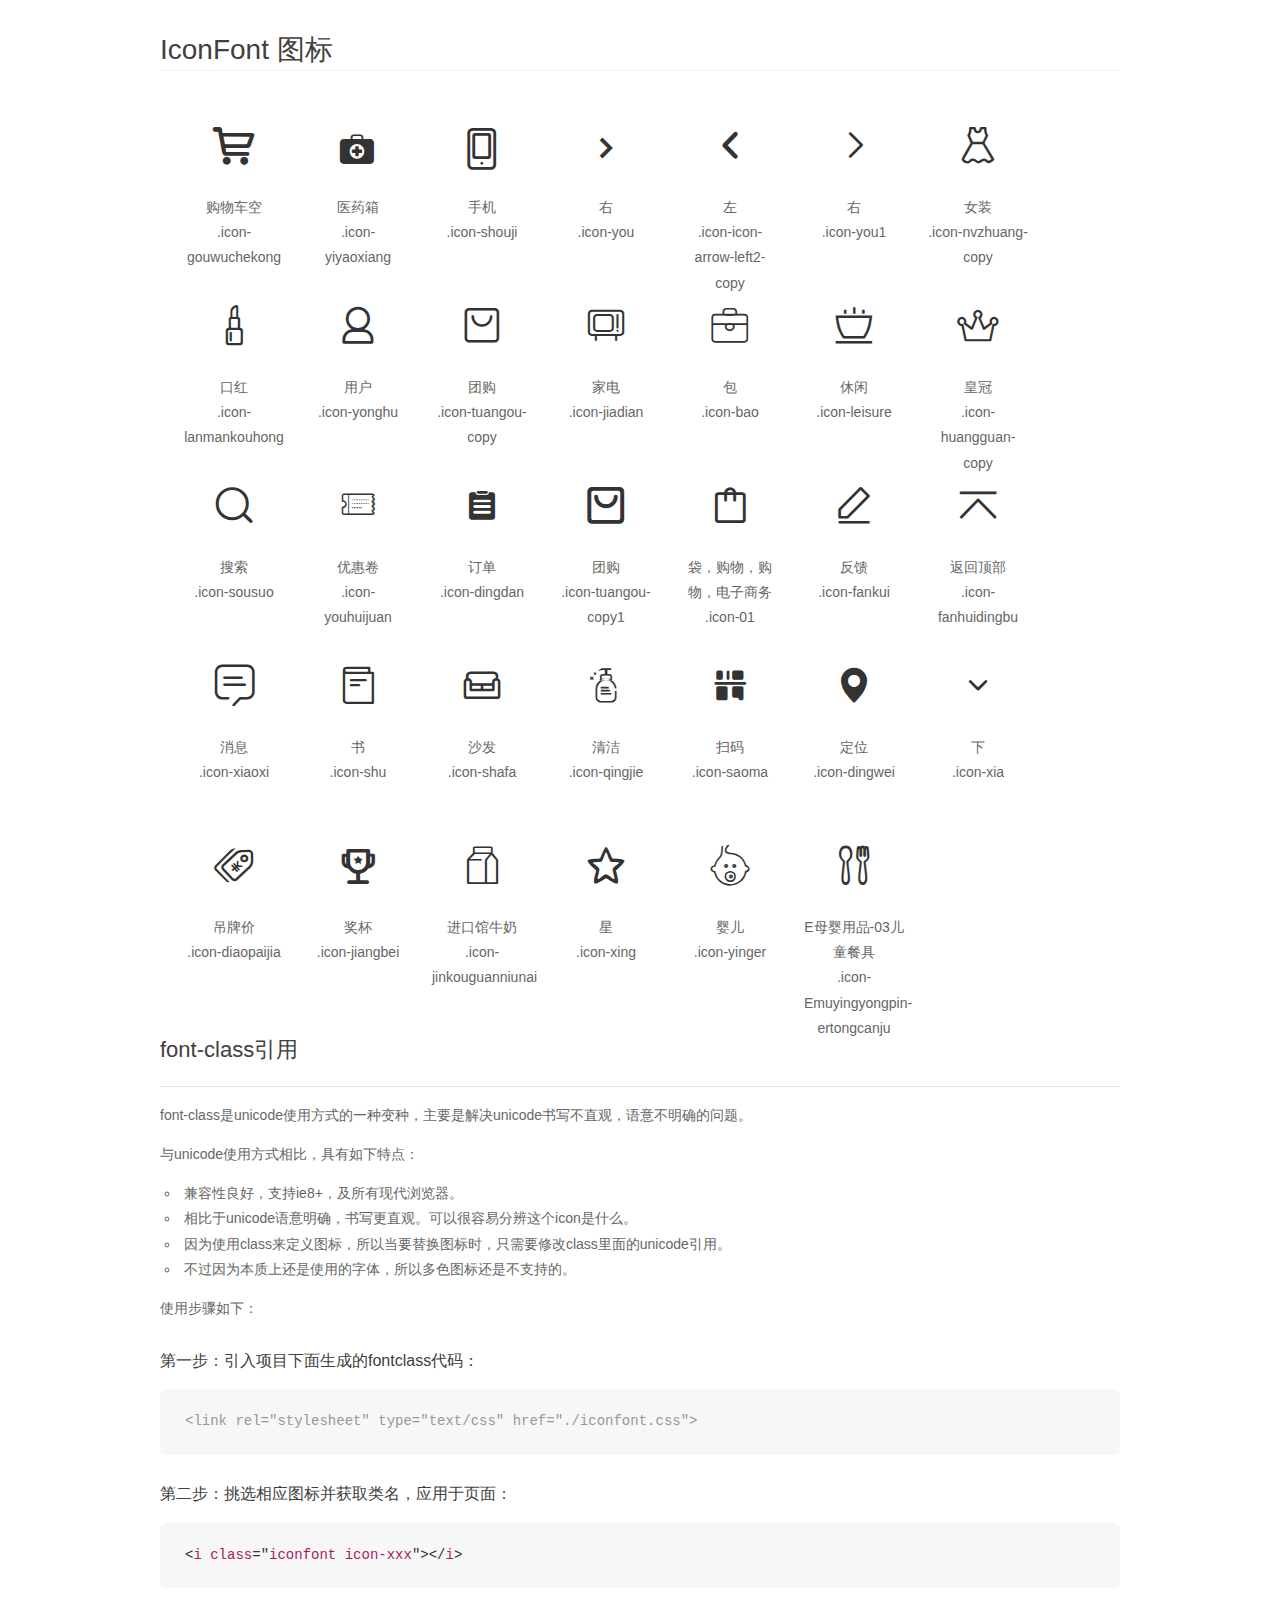
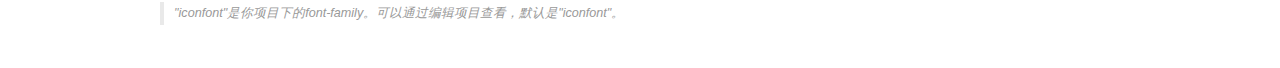
<file: iconfont/demo_fontclass.html>
<!DOCTYPE html>
<html>
<head>
    <meta charset="utf-8"/>
    <title>IconFont</title>
    <link rel="stylesheet" href="demo.css">
    <link rel="stylesheet" href="iconfont.css">
</head>
<body>
    <div class="main markdown">
        <h1>IconFont 图标</h1>
        <ul class="icon_lists clear">
            
                <li>
                <i class="icon iconfont icon-gouwuchekong"></i>
                    <div class="name">购物车空</div>
                    <div class="fontclass">.icon-gouwuchekong</div>
                </li>
            
                <li>
                <i class="icon iconfont icon-yiyaoxiang"></i>
                    <div class="name">医药箱</div>
                    <div class="fontclass">.icon-yiyaoxiang</div>
                </li>
            
                <li>
                <i class="icon iconfont icon-shouji"></i>
                    <div class="name">手机</div>
                    <div class="fontclass">.icon-shouji</div>
                </li>
            
                <li>
                <i class="icon iconfont icon-you"></i>
                    <div class="name">右</div>
                    <div class="fontclass">.icon-you</div>
                </li>
            
                <li>
                <i class="icon iconfont icon-icon-arrow-left2-copy"></i>
                    <div class="name">左</div>
                    <div class="fontclass">.icon-icon-arrow-left2-copy</div>
                </li>
            
                <li>
                <i class="icon iconfont icon-you1"></i>
                    <div class="name">右</div>
                    <div class="fontclass">.icon-you1</div>
                </li>
            
                <li>
                <i class="icon iconfont icon-nvzhuang-copy"></i>
                    <div class="name">女装</div>
                    <div class="fontclass">.icon-nvzhuang-copy</div>
                </li>
            
                <li>
                <i class="icon iconfont icon-lanmankouhong"></i>
                    <div class="name">口红</div>
                    <div class="fontclass">.icon-lanmankouhong</div>
                </li>
            
                <li>
                <i class="icon iconfont icon-yonghu"></i>
                    <div class="name">用户</div>
                    <div class="fontclass">.icon-yonghu</div>
                </li>
            
                <li>
                <i class="icon iconfont icon-tuangou-copy"></i>
                    <div class="name">团购</div>
                    <div class="fontclass">.icon-tuangou-copy</div>
                </li>
            
                <li>
                <i class="icon iconfont icon-jiadian"></i>
                    <div class="name">家电</div>
                    <div class="fontclass">.icon-jiadian</div>
                </li>
            
                <li>
                <i class="icon iconfont icon-bao"></i>
                    <div class="name">包</div>
                    <div class="fontclass">.icon-bao</div>
                </li>
            
                <li>
                <i class="icon iconfont icon-leisure"></i>
                    <div class="name">休闲</div>
                    <div class="fontclass">.icon-leisure</div>
                </li>
            
                <li>
                <i class="icon iconfont icon-huangguan-copy"></i>
                    <div class="name">皇冠</div>
                    <div class="fontclass">.icon-huangguan-copy</div>
                </li>
            
                <li>
                <i class="icon iconfont icon-sousuo"></i>
                    <div class="name">搜索</div>
                    <div class="fontclass">.icon-sousuo</div>
                </li>
            
                <li>
                <i class="icon iconfont icon-youhuijuan"></i>
                    <div class="name">优惠卷</div>
                    <div class="fontclass">.icon-youhuijuan</div>
                </li>
            
                <li>
                <i class="icon iconfont icon-dingdan"></i>
                    <div class="name">订单</div>
                    <div class="fontclass">.icon-dingdan</div>
                </li>
            
                <li>
                <i class="icon iconfont icon-tuangou-copy1"></i>
                    <div class="name">团购</div>
                    <div class="fontclass">.icon-tuangou-copy1</div>
                </li>
            
                <li>
                <i class="icon iconfont icon-01"></i>
                    <div class="name">袋，购物，购物，电子商务</div>
                    <div class="fontclass">.icon-01</div>
                </li>
            
                <li>
                <i class="icon iconfont icon-fankui"></i>
                    <div class="name">反馈</div>
                    <div class="fontclass">.icon-fankui</div>
                </li>
            
                <li>
                <i class="icon iconfont icon-fanhuidingbu"></i>
                    <div class="name">返回顶部</div>
                    <div class="fontclass">.icon-fanhuidingbu</div>
                </li>
            
                <li>
                <i class="icon iconfont icon-xiaoxi"></i>
                    <div class="name">消息</div>
                    <div class="fontclass">.icon-xiaoxi</div>
                </li>
            
                <li>
                <i class="icon iconfont icon-shu"></i>
                    <div class="name">书</div>
                    <div class="fontclass">.icon-shu</div>
                </li>
            
                <li>
                <i class="icon iconfont icon-shafa"></i>
                    <div class="name">沙发</div>
                    <div class="fontclass">.icon-shafa</div>
                </li>
            
                <li>
                <i class="icon iconfont icon-qingjie"></i>
                    <div class="name">清洁</div>
                    <div class="fontclass">.icon-qingjie</div>
                </li>
            
                <li>
                <i class="icon iconfont icon-saoma"></i>
                    <div class="name">扫码</div>
                    <div class="fontclass">.icon-saoma</div>
                </li>
            
                <li>
                <i class="icon iconfont icon-dingwei"></i>
                    <div class="name">定位</div>
                    <div class="fontclass">.icon-dingwei</div>
                </li>
            
                <li>
                <i class="icon iconfont icon-xia"></i>
                    <div class="name">下</div>
                    <div class="fontclass">.icon-xia</div>
                </li>
            
                <li>
                <i class="icon iconfont icon-diaopaijia"></i>
                    <div class="name">吊牌价</div>
                    <div class="fontclass">.icon-diaopaijia</div>
                </li>
            
                <li>
                <i class="icon iconfont icon-jiangbei"></i>
                    <div class="name">奖杯</div>
                    <div class="fontclass">.icon-jiangbei</div>
                </li>
            
                <li>
                <i class="icon iconfont icon-jinkouguanniunai"></i>
                    <div class="name">进口馆牛奶</div>
                    <div class="fontclass">.icon-jinkouguanniunai</div>
                </li>
            
                <li>
                <i class="icon iconfont icon-xing"></i>
                    <div class="name">星</div>
                    <div class="fontclass">.icon-xing</div>
                </li>
            
                <li>
                <i class="icon iconfont icon-yinger"></i>
                    <div class="name">婴儿</div>
                    <div class="fontclass">.icon-yinger</div>
                </li>
            
                <li>
                <i class="icon iconfont icon-Emuyingyongpin-ertongcanju"></i>
                    <div class="name">E母婴用品-03儿童餐具</div>
                    <div class="fontclass">.icon-Emuyingyongpin-ertongcanju</div>
                </li>
            
        </ul>

        <h2 id="font-class-">font-class引用</h2>
        <hr>

        <p>font-class是unicode使用方式的一种变种，主要是解决unicode书写不直观，语意不明确的问题。</p>
        <p>与unicode使用方式相比，具有如下特点：</p>
        <ul>
        <li>兼容性良好，支持ie8+，及所有现代浏览器。</li>
        <li>相比于unicode语意明确，书写更直观。可以很容易分辨这个icon是什么。</li>
        <li>因为使用class来定义图标，所以当要替换图标时，只需要修改class里面的unicode引用。</li>
        <li>不过因为本质上还是使用的字体，所以多色图标还是不支持的。</li>
        </ul>
        <p>使用步骤如下：</p>
        <h3 id="-fontclass-">第一步：引入项目下面生成的fontclass代码：</h3>


        <pre><code class="lang-js hljs javascript"><span class="hljs-comment">&lt;link rel="stylesheet" type="text/css" href="./iconfont.css"&gt;</span></code></pre>
        <h3 id="-">第二步：挑选相应图标并获取类名，应用于页面：</h3>
        <pre><code class="lang-css hljs">&lt;<span class="hljs-selector-tag">i</span> <span class="hljs-selector-tag">class</span>="<span class="hljs-selector-tag">iconfont</span> <span class="hljs-selector-tag">icon-xxx</span>"&gt;&lt;/<span class="hljs-selector-tag">i</span>&gt;</code></pre>
        <blockquote>
        <p>"iconfont"是你项目下的font-family。可以通过编辑项目查看，默认是"iconfont"。</p>
        </blockquote>
    </div>
</body>
</html>
</file>
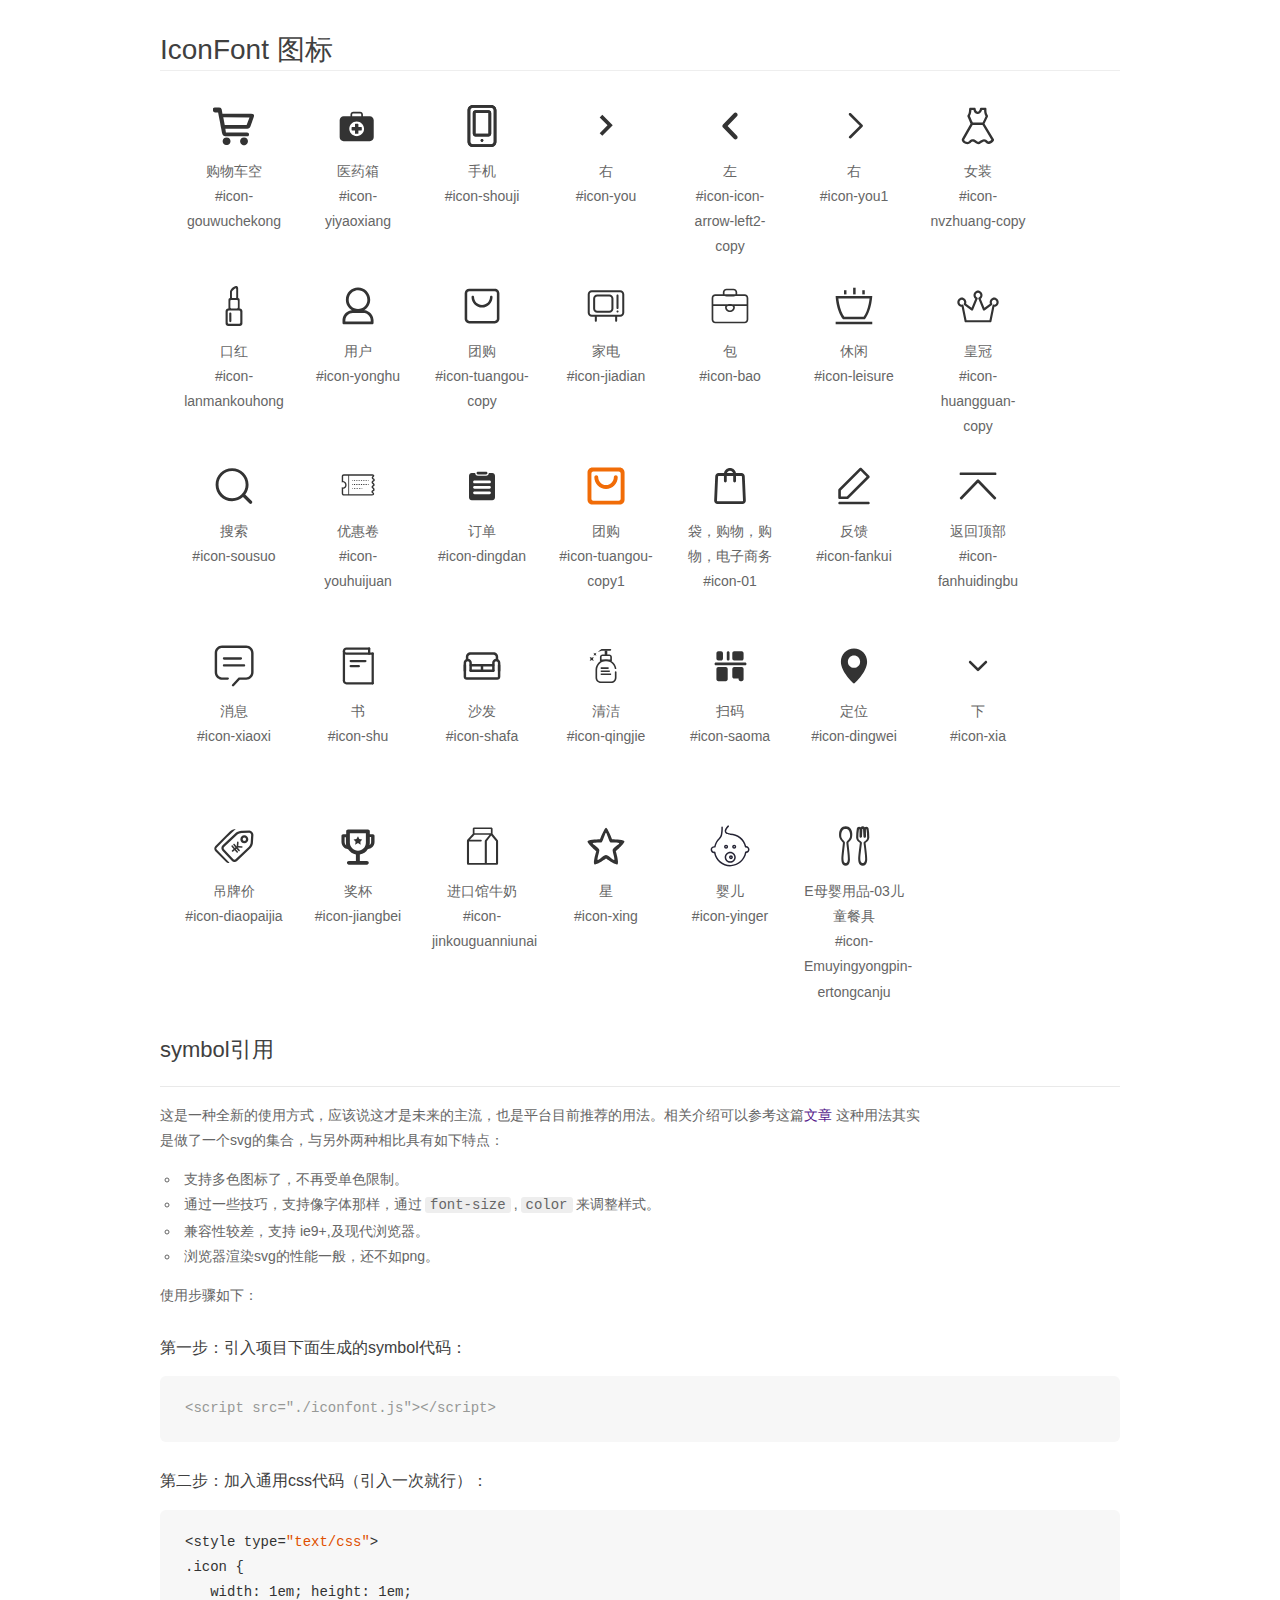
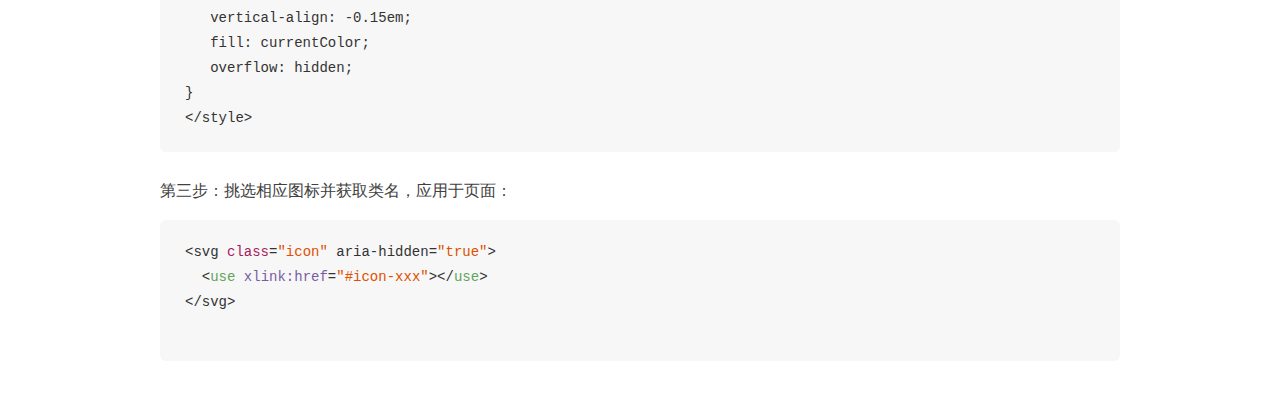
<file: iconfont/demo_symbol.html>
<!DOCTYPE html>
<html>
<head>
    <meta charset="utf-8"/>
    <title>IconFont</title>
    <link rel="stylesheet" href="demo.css">
    <script src="iconfont.js"></script>

    <style type="text/css">
        .icon {
          /* 通过设置 font-size 来改变图标大小 */
          width: 1em; height: 1em;
          /* 图标和文字相邻时，垂直对齐 */
          vertical-align: -0.15em;
          /* 通过设置 color 来改变 SVG 的颜色/fill */
          fill: currentColor;
          /* path 和 stroke 溢出 viewBox 部分在 IE 下会显示
             normalize.css 中也包含这行 */
          overflow: hidden;
        }

    </style>
</head>
<body>
    <div class="main markdown">
        <h1>IconFont 图标</h1>
        <ul class="icon_lists clear">
            
                <li>
                    <svg class="icon" aria-hidden="true">
                        <use xlink:href="#icon-gouwuchekong"></use>
                    </svg>
                    <div class="name">购物车空</div>
                    <div class="fontclass">#icon-gouwuchekong</div>
                </li>
            
                <li>
                    <svg class="icon" aria-hidden="true">
                        <use xlink:href="#icon-yiyaoxiang"></use>
                    </svg>
                    <div class="name">医药箱</div>
                    <div class="fontclass">#icon-yiyaoxiang</div>
                </li>
            
                <li>
                    <svg class="icon" aria-hidden="true">
                        <use xlink:href="#icon-shouji"></use>
                    </svg>
                    <div class="name">手机</div>
                    <div class="fontclass">#icon-shouji</div>
                </li>
            
                <li>
                    <svg class="icon" aria-hidden="true">
                        <use xlink:href="#icon-you"></use>
                    </svg>
                    <div class="name">右</div>
                    <div class="fontclass">#icon-you</div>
                </li>
            
                <li>
                    <svg class="icon" aria-hidden="true">
                        <use xlink:href="#icon-icon-arrow-left2-copy"></use>
                    </svg>
                    <div class="name">左</div>
                    <div class="fontclass">#icon-icon-arrow-left2-copy</div>
                </li>
            
                <li>
                    <svg class="icon" aria-hidden="true">
                        <use xlink:href="#icon-you1"></use>
                    </svg>
                    <div class="name">右</div>
                    <div class="fontclass">#icon-you1</div>
                </li>
            
                <li>
                    <svg class="icon" aria-hidden="true">
                        <use xlink:href="#icon-nvzhuang-copy"></use>
                    </svg>
                    <div class="name">女装</div>
                    <div class="fontclass">#icon-nvzhuang-copy</div>
                </li>
            
                <li>
                    <svg class="icon" aria-hidden="true">
                        <use xlink:href="#icon-lanmankouhong"></use>
                    </svg>
                    <div class="name">口红</div>
                    <div class="fontclass">#icon-lanmankouhong</div>
                </li>
            
                <li>
                    <svg class="icon" aria-hidden="true">
                        <use xlink:href="#icon-yonghu"></use>
                    </svg>
                    <div class="name">用户</div>
                    <div class="fontclass">#icon-yonghu</div>
                </li>
            
                <li>
                    <svg class="icon" aria-hidden="true">
                        <use xlink:href="#icon-tuangou-copy"></use>
                    </svg>
                    <div class="name">团购</div>
                    <div class="fontclass">#icon-tuangou-copy</div>
                </li>
            
                <li>
                    <svg class="icon" aria-hidden="true">
                        <use xlink:href="#icon-jiadian"></use>
                    </svg>
                    <div class="name">家电</div>
                    <div class="fontclass">#icon-jiadian</div>
                </li>
            
                <li>
                    <svg class="icon" aria-hidden="true">
                        <use xlink:href="#icon-bao"></use>
                    </svg>
                    <div class="name">包</div>
                    <div class="fontclass">#icon-bao</div>
                </li>
            
                <li>
                    <svg class="icon" aria-hidden="true">
                        <use xlink:href="#icon-leisure"></use>
                    </svg>
                    <div class="name">休闲</div>
                    <div class="fontclass">#icon-leisure</div>
                </li>
            
                <li>
                    <svg class="icon" aria-hidden="true">
                        <use xlink:href="#icon-huangguan-copy"></use>
                    </svg>
                    <div class="name">皇冠</div>
                    <div class="fontclass">#icon-huangguan-copy</div>
                </li>
            
                <li>
                    <svg class="icon" aria-hidden="true">
                        <use xlink:href="#icon-sousuo"></use>
                    </svg>
                    <div class="name">搜索</div>
                    <div class="fontclass">#icon-sousuo</div>
                </li>
            
                <li>
                    <svg class="icon" aria-hidden="true">
                        <use xlink:href="#icon-youhuijuan"></use>
                    </svg>
                    <div class="name">优惠卷</div>
                    <div class="fontclass">#icon-youhuijuan</div>
                </li>
            
                <li>
                    <svg class="icon" aria-hidden="true">
                        <use xlink:href="#icon-dingdan"></use>
                    </svg>
                    <div class="name">订单</div>
                    <div class="fontclass">#icon-dingdan</div>
                </li>
            
                <li>
                    <svg class="icon" aria-hidden="true">
                        <use xlink:href="#icon-tuangou-copy1"></use>
                    </svg>
                    <div class="name">团购</div>
                    <div class="fontclass">#icon-tuangou-copy1</div>
                </li>
            
                <li>
                    <svg class="icon" aria-hidden="true">
                        <use xlink:href="#icon-01"></use>
                    </svg>
                    <div class="name">袋，购物，购物，电子商务</div>
                    <div class="fontclass">#icon-01</div>
                </li>
            
                <li>
                    <svg class="icon" aria-hidden="true">
                        <use xlink:href="#icon-fankui"></use>
                    </svg>
                    <div class="name">反馈</div>
                    <div class="fontclass">#icon-fankui</div>
                </li>
            
                <li>
                    <svg class="icon" aria-hidden="true">
                        <use xlink:href="#icon-fanhuidingbu"></use>
                    </svg>
                    <div class="name">返回顶部</div>
                    <div class="fontclass">#icon-fanhuidingbu</div>
                </li>
            
                <li>
                    <svg class="icon" aria-hidden="true">
                        <use xlink:href="#icon-xiaoxi"></use>
                    </svg>
                    <div class="name">消息</div>
                    <div class="fontclass">#icon-xiaoxi</div>
                </li>
            
                <li>
                    <svg class="icon" aria-hidden="true">
                        <use xlink:href="#icon-shu"></use>
                    </svg>
                    <div class="name">书</div>
                    <div class="fontclass">#icon-shu</div>
                </li>
            
                <li>
                    <svg class="icon" aria-hidden="true">
                        <use xlink:href="#icon-shafa"></use>
                    </svg>
                    <div class="name">沙发</div>
                    <div class="fontclass">#icon-shafa</div>
                </li>
            
                <li>
                    <svg class="icon" aria-hidden="true">
                        <use xlink:href="#icon-qingjie"></use>
                    </svg>
                    <div class="name">清洁</div>
                    <div class="fontclass">#icon-qingjie</div>
                </li>
            
                <li>
                    <svg class="icon" aria-hidden="true">
                        <use xlink:href="#icon-saoma"></use>
                    </svg>
                    <div class="name">扫码</div>
                    <div class="fontclass">#icon-saoma</div>
                </li>
            
                <li>
                    <svg class="icon" aria-hidden="true">
                        <use xlink:href="#icon-dingwei"></use>
                    </svg>
                    <div class="name">定位</div>
                    <div class="fontclass">#icon-dingwei</div>
                </li>
            
                <li>
                    <svg class="icon" aria-hidden="true">
                        <use xlink:href="#icon-xia"></use>
                    </svg>
                    <div class="name">下</div>
                    <div class="fontclass">#icon-xia</div>
                </li>
            
                <li>
                    <svg class="icon" aria-hidden="true">
                        <use xlink:href="#icon-diaopaijia"></use>
                    </svg>
                    <div class="name">吊牌价</div>
                    <div class="fontclass">#icon-diaopaijia</div>
                </li>
            
                <li>
                    <svg class="icon" aria-hidden="true">
                        <use xlink:href="#icon-jiangbei"></use>
                    </svg>
                    <div class="name">奖杯</div>
                    <div class="fontclass">#icon-jiangbei</div>
                </li>
            
                <li>
                    <svg class="icon" aria-hidden="true">
                        <use xlink:href="#icon-jinkouguanniunai"></use>
                    </svg>
                    <div class="name">进口馆牛奶</div>
                    <div class="fontclass">#icon-jinkouguanniunai</div>
                </li>
            
                <li>
                    <svg class="icon" aria-hidden="true">
                        <use xlink:href="#icon-xing"></use>
                    </svg>
                    <div class="name">星</div>
                    <div class="fontclass">#icon-xing</div>
                </li>
            
                <li>
                    <svg class="icon" aria-hidden="true">
                        <use xlink:href="#icon-yinger"></use>
                    </svg>
                    <div class="name">婴儿</div>
                    <div class="fontclass">#icon-yinger</div>
                </li>
            
                <li>
                    <svg class="icon" aria-hidden="true">
                        <use xlink:href="#icon-Emuyingyongpin-ertongcanju"></use>
                    </svg>
                    <div class="name">E母婴用品-03儿童餐具</div>
                    <div class="fontclass">#icon-Emuyingyongpin-ertongcanju</div>
                </li>
            
        </ul>


        <h2 id="symbol-">symbol引用</h2>
        <hr>

        <p>这是一种全新的使用方式，应该说这才是未来的主流，也是平台目前推荐的用法。相关介绍可以参考这篇<a href="">文章</a>
        这种用法其实是做了一个svg的集合，与另外两种相比具有如下特点：</p>
        <ul>
          <li>支持多色图标了，不再受单色限制。</li>
          <li>通过一些技巧，支持像字体那样，通过<code>font-size</code>,<code>color</code>来调整样式。</li>
          <li>兼容性较差，支持 ie9+,及现代浏览器。</li>
          <li>浏览器渲染svg的性能一般，还不如png。</li>
        </ul>
        <p>使用步骤如下：</p>
        <h3 id="-symbol-">第一步：引入项目下面生成的symbol代码：</h3>
        <pre><code class="lang-js hljs javascript"><span class="hljs-comment">&lt;script src="./iconfont.js"&gt;&lt;/script&gt;</span></code></pre>
        <h3 id="-css-">第二步：加入通用css代码（引入一次就行）：</h3>
        <pre><code class="lang-js hljs javascript">&lt;style type=<span class="hljs-string">"text/css"</span>&gt;
.icon {
   width: <span class="hljs-number">1</span>em; height: <span class="hljs-number">1</span>em;
   vertical-align: <span class="hljs-number">-0.15</span>em;
   fill: currentColor;
   overflow: hidden;
}
&lt;<span class="hljs-regexp">/style&gt;</span></code></pre>
        <h3 id="-">第三步：挑选相应图标并获取类名，应用于页面：</h3>
        <pre><code class="lang-js hljs javascript">&lt;svg <span class="hljs-class"><span class="hljs-keyword">class</span></span>=<span class="hljs-string">"icon"</span> aria-hidden=<span class="hljs-string">"true"</span>&gt;<span class="xml"><span class="hljs-tag">
  &lt;<span class="hljs-name">use</span> <span class="hljs-attr">xlink:href</span>=<span class="hljs-string">"#icon-xxx"</span>&gt;</span><span class="hljs-tag">&lt;/<span class="hljs-name">use</span>&gt;</span>
</span>&lt;<span class="hljs-regexp">/svg&gt;
        </span></code></pre>
    </div>
</body>
</html>
</file>
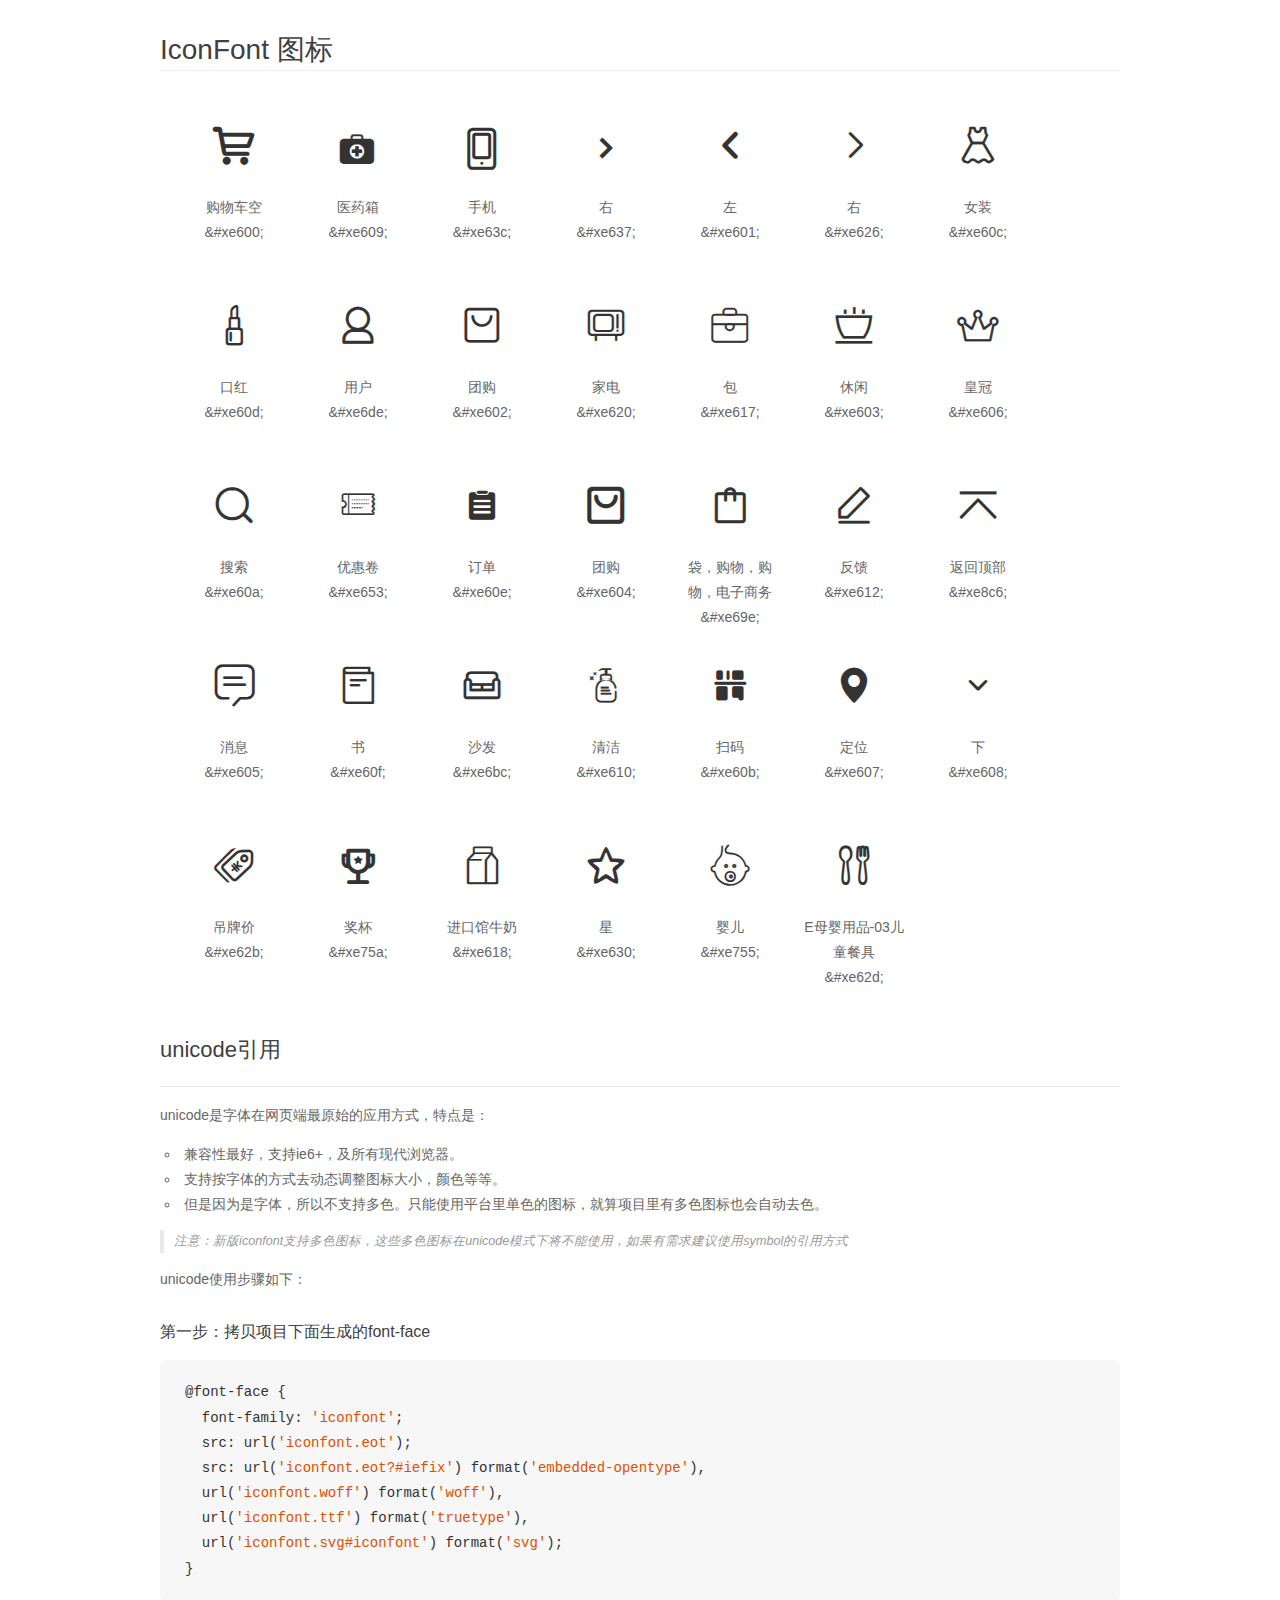
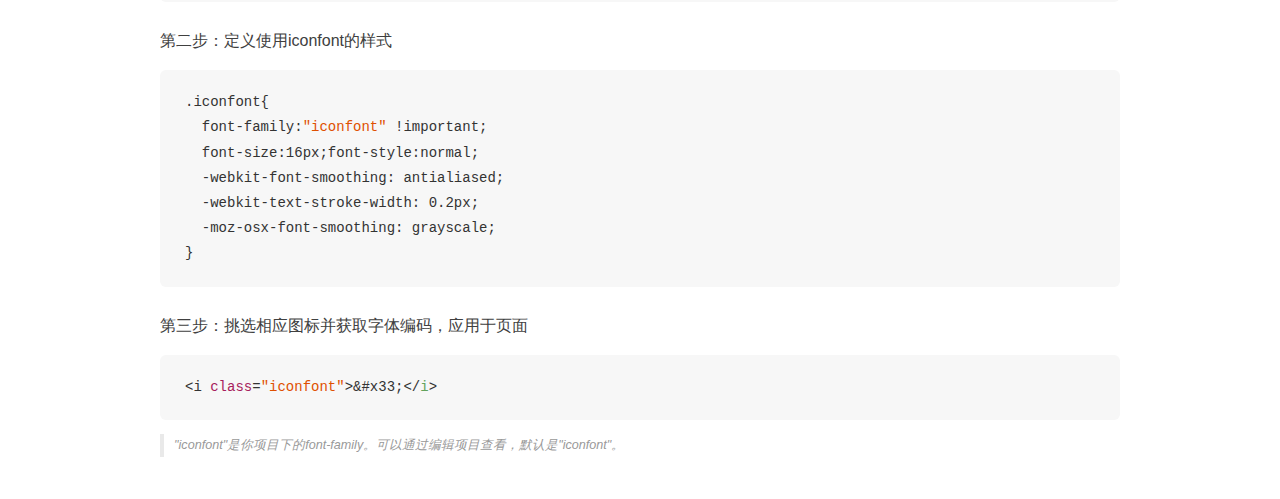
<file: iconfont/demo_unicode.html>
<!DOCTYPE html>
<html>
<head>
    <meta charset="utf-8"/>
    <title>IconFont</title>
    <link rel="stylesheet" href="demo.css">

    <style type="text/css">

        @font-face {font-family: "iconfont";
          src: url('iconfont.eot'); /* IE9*/
          src: url('iconfont.eot#iefix') format('embedded-opentype'), /* IE6-IE8 */
          url('iconfont.woff') format('woff'), /* chrome, firefox */
          url('iconfont.ttf') format('truetype'), /* chrome, firefox, opera, Safari, Android, iOS 4.2+*/
          url('iconfont.svg#iconfont') format('svg'); /* iOS 4.1- */
        }

        .iconfont {
          font-family:"iconfont" !important;
          font-size:16px;
          font-style:normal;
          -webkit-font-smoothing: antialiased;
          -webkit-text-stroke-width: 0.2px;
          -moz-osx-font-smoothing: grayscale;
        }

    </style>
</head>
<body>
    <div class="main markdown">
        <h1>IconFont 图标</h1>
        <ul class="icon_lists clear">
            
                <li>
                <i class="icon iconfont">&#xe600;</i>
                    <div class="name">购物车空</div>
                    <div class="code">&amp;#xe600;</div>
                </li>
            
                <li>
                <i class="icon iconfont">&#xe609;</i>
                    <div class="name">医药箱</div>
                    <div class="code">&amp;#xe609;</div>
                </li>
            
                <li>
                <i class="icon iconfont">&#xe63c;</i>
                    <div class="name">手机</div>
                    <div class="code">&amp;#xe63c;</div>
                </li>
            
                <li>
                <i class="icon iconfont">&#xe637;</i>
                    <div class="name">右</div>
                    <div class="code">&amp;#xe637;</div>
                </li>
            
                <li>
                <i class="icon iconfont">&#xe601;</i>
                    <div class="name">左</div>
                    <div class="code">&amp;#xe601;</div>
                </li>
            
                <li>
                <i class="icon iconfont">&#xe626;</i>
                    <div class="name">右</div>
                    <div class="code">&amp;#xe626;</div>
                </li>
            
                <li>
                <i class="icon iconfont">&#xe60c;</i>
                    <div class="name">女装</div>
                    <div class="code">&amp;#xe60c;</div>
                </li>
            
                <li>
                <i class="icon iconfont">&#xe60d;</i>
                    <div class="name">口红</div>
                    <div class="code">&amp;#xe60d;</div>
                </li>
            
                <li>
                <i class="icon iconfont">&#xe6de;</i>
                    <div class="name">用户</div>
                    <div class="code">&amp;#xe6de;</div>
                </li>
            
                <li>
                <i class="icon iconfont">&#xe602;</i>
                    <div class="name">团购</div>
                    <div class="code">&amp;#xe602;</div>
                </li>
            
                <li>
                <i class="icon iconfont">&#xe620;</i>
                    <div class="name">家电</div>
                    <div class="code">&amp;#xe620;</div>
                </li>
            
                <li>
                <i class="icon iconfont">&#xe617;</i>
                    <div class="name">包</div>
                    <div class="code">&amp;#xe617;</div>
                </li>
            
                <li>
                <i class="icon iconfont">&#xe603;</i>
                    <div class="name">休闲</div>
                    <div class="code">&amp;#xe603;</div>
                </li>
            
                <li>
                <i class="icon iconfont">&#xe606;</i>
                    <div class="name">皇冠</div>
                    <div class="code">&amp;#xe606;</div>
                </li>
            
                <li>
                <i class="icon iconfont">&#xe60a;</i>
                    <div class="name">搜索</div>
                    <div class="code">&amp;#xe60a;</div>
                </li>
            
                <li>
                <i class="icon iconfont">&#xe653;</i>
                    <div class="name">优惠卷</div>
                    <div class="code">&amp;#xe653;</div>
                </li>
            
                <li>
                <i class="icon iconfont">&#xe60e;</i>
                    <div class="name">订单</div>
                    <div class="code">&amp;#xe60e;</div>
                </li>
            
                <li>
                <i class="icon iconfont">&#xe604;</i>
                    <div class="name">团购</div>
                    <div class="code">&amp;#xe604;</div>
                </li>
            
                <li>
                <i class="icon iconfont">&#xe69e;</i>
                    <div class="name">袋，购物，购物，电子商务</div>
                    <div class="code">&amp;#xe69e;</div>
                </li>
            
                <li>
                <i class="icon iconfont">&#xe612;</i>
                    <div class="name">反馈</div>
                    <div class="code">&amp;#xe612;</div>
                </li>
            
                <li>
                <i class="icon iconfont">&#xe8c6;</i>
                    <div class="name">返回顶部</div>
                    <div class="code">&amp;#xe8c6;</div>
                </li>
            
                <li>
                <i class="icon iconfont">&#xe605;</i>
                    <div class="name">消息</div>
                    <div class="code">&amp;#xe605;</div>
                </li>
            
                <li>
                <i class="icon iconfont">&#xe60f;</i>
                    <div class="name">书</div>
                    <div class="code">&amp;#xe60f;</div>
                </li>
            
                <li>
                <i class="icon iconfont">&#xe6bc;</i>
                    <div class="name">沙发</div>
                    <div class="code">&amp;#xe6bc;</div>
                </li>
            
                <li>
                <i class="icon iconfont">&#xe610;</i>
                    <div class="name">清洁</div>
                    <div class="code">&amp;#xe610;</div>
                </li>
            
                <li>
                <i class="icon iconfont">&#xe60b;</i>
                    <div class="name">扫码</div>
                    <div class="code">&amp;#xe60b;</div>
                </li>
            
                <li>
                <i class="icon iconfont">&#xe607;</i>
                    <div class="name">定位</div>
                    <div class="code">&amp;#xe607;</div>
                </li>
            
                <li>
                <i class="icon iconfont">&#xe608;</i>
                    <div class="name">下</div>
                    <div class="code">&amp;#xe608;</div>
                </li>
            
                <li>
                <i class="icon iconfont">&#xe62b;</i>
                    <div class="name">吊牌价</div>
                    <div class="code">&amp;#xe62b;</div>
                </li>
            
                <li>
                <i class="icon iconfont">&#xe75a;</i>
                    <div class="name">奖杯</div>
                    <div class="code">&amp;#xe75a;</div>
                </li>
            
                <li>
                <i class="icon iconfont">&#xe618;</i>
                    <div class="name">进口馆牛奶</div>
                    <div class="code">&amp;#xe618;</div>
                </li>
            
                <li>
                <i class="icon iconfont">&#xe630;</i>
                    <div class="name">星</div>
                    <div class="code">&amp;#xe630;</div>
                </li>
            
                <li>
                <i class="icon iconfont">&#xe755;</i>
                    <div class="name">婴儿</div>
                    <div class="code">&amp;#xe755;</div>
                </li>
            
                <li>
                <i class="icon iconfont">&#xe62d;</i>
                    <div class="name">E母婴用品-03儿童餐具</div>
                    <div class="code">&amp;#xe62d;</div>
                </li>
            
        </ul>
        <h2 id="unicode-">unicode引用</h2>
        <hr>

        <p>unicode是字体在网页端最原始的应用方式，特点是：</p>
        <ul>
        <li>兼容性最好，支持ie6+，及所有现代浏览器。</li>
        <li>支持按字体的方式去动态调整图标大小，颜色等等。</li>
        <li>但是因为是字体，所以不支持多色。只能使用平台里单色的图标，就算项目里有多色图标也会自动去色。</li>
        </ul>
        <blockquote>
        <p>注意：新版iconfont支持多色图标，这些多色图标在unicode模式下将不能使用，如果有需求建议使用symbol的引用方式</p>
        </blockquote>
        <p>unicode使用步骤如下：</p>
        <h3 id="-font-face">第一步：拷贝项目下面生成的font-face</h3>
        <pre><code class="lang-js hljs javascript">@font-face {
  font-family: <span class="hljs-string">'iconfont'</span>;
  src: url(<span class="hljs-string">'iconfont.eot'</span>);
  src: url(<span class="hljs-string">'iconfont.eot?#iefix'</span>) format(<span class="hljs-string">'embedded-opentype'</span>),
  url(<span class="hljs-string">'iconfont.woff'</span>) format(<span class="hljs-string">'woff'</span>),
  url(<span class="hljs-string">'iconfont.ttf'</span>) format(<span class="hljs-string">'truetype'</span>),
  url(<span class="hljs-string">'iconfont.svg#iconfont'</span>) format(<span class="hljs-string">'svg'</span>);
}
</code></pre>
        <h3 id="-iconfont-">第二步：定义使用iconfont的样式</h3>
        <pre><code class="lang-js hljs javascript">.iconfont{
  font-family:<span class="hljs-string">"iconfont"</span> !important;
  font-size:<span class="hljs-number">16</span>px;font-style:normal;
  -webkit-font-smoothing: antialiased;
  -webkit-text-stroke-width: <span class="hljs-number">0.2</span>px;
  -moz-osx-font-smoothing: grayscale;
}
</code></pre>
        <h3 id="-">第三步：挑选相应图标并获取字体编码，应用于页面</h3>
        <pre><code class="lang-js hljs javascript">&lt;i <span class="hljs-class"><span class="hljs-keyword">class</span></span>=<span class="hljs-string">"iconfont"</span>&gt;&amp;#x33;<span class="xml"><span class="hljs-tag">&lt;/<span class="hljs-name">i</span>&gt;</span></span></code></pre>

        <blockquote>
        <p>"iconfont"是你项目下的font-family。可以通过编辑项目查看，默认是"iconfont"。</p>
        </blockquote>
    </div>


</body>
</html>
</file>
<file: iconfont/iconfont.css>
@font-face {font-family: "iconfont";
  src: url('iconfont.eot?t=1507702412577'); /* IE9*/
  src: url('iconfont.eot?t=1507702412577#iefix') format('embedded-opentype'), /* IE6-IE8 */
  url('[data-uri]') format('woff'),
  url('iconfont.ttf?t=1507702412577') format('truetype'), /* chrome, firefox, opera, Safari, Android, iOS 4.2+*/
  url('iconfont.svg?t=1507702412577#iconfont') format('svg'); /* iOS 4.1- */
}

.iconfont {
  font-family:"iconfont" !important;
  font-size:16px;
  font-style:normal;
  -webkit-font-smoothing: antialiased;
  -moz-osx-font-smoothing: grayscale;
}

.icon-gouwuchekong:before { content: "\e600"; }

.icon-yiyaoxiang:before { content: "\e609"; }

.icon-shouji:before { content: "\e63c"; }

.icon-you:before { content: "\e637"; }

.icon-icon-arrow-left2-copy:before { content: "\e601"; }

.icon-you1:before { content: "\e626"; }

.icon-nvzhuang-copy:before { content: "\e60c"; }

.icon-lanmankouhong:before { content: "\e60d"; }

.icon-yonghu:before { content: "\e6de"; }

.icon-tuangou-copy:before { content: "\e602"; }

.icon-jiadian:before { content: "\e620"; }

.icon-bao:before { content: "\e617"; }

.icon-leisure:before { content: "\e603"; }

.icon-huangguan-copy:before { content: "\e606"; }

.icon-sousuo:before { content: "\e60a"; }

.icon-youhuijuan:before { content: "\e653"; }

.icon-dingdan:before { content: "\e60e"; }

.icon-tuangou-copy1:before { content: "\e604"; }

.icon-01:before { content: "\e69e"; }

.icon-fankui:before { content: "\e612"; }

.icon-fanhuidingbu:before { content: "\e8c6"; }

.icon-xiaoxi:before { content: "\e605"; }

.icon-shu:before { content: "\e60f"; }

.icon-shafa:before { content: "\e6bc"; }

.icon-qingjie:before { content: "\e610"; }

.icon-saoma:before { content: "\e60b"; }

.icon-dingwei:before { content: "\e607"; }

.icon-xia:before { content: "\e608"; }

.icon-diaopaijia:before { content: "\e62b"; }

.icon-jiangbei:before { content: "\e75a"; }

.icon-jinkouguanniunai:before { content: "\e618"; }

.icon-xing:before { content: "\e630"; }

.icon-yinger:before { content: "\e755"; }

.icon-Emuyingyongpin-ertongcanju:before { content: "\e62d"; }
</file>
<file: iconfont/demo.css>
*{margin: 0;padding: 0;list-style: none;}
/*
KISSY CSS Reset
理念：1. reset 的目的不是清除浏览器的默认样式，这仅是部分工作。清除和重置是紧密不可分的。
2. reset 的目的不是让默认样式在所有浏览器下一致，而是减少默认样式有可能带来的问题。
3. reset 期望提供一套普适通用的基础样式。但没有银弹，推荐根据具体需求，裁剪和修改后再使用。
特色：1. 适应中文；2. 基于最新主流浏览器。
维护：玉伯<lifesinger@gmail.com>, 正淳<ragecarrier@gmail.com>
 */

/** 清除内外边距 **/
body, h1, h2, h3, h4, h5, h6, hr, p, blockquote, /* structural elements 结构元素 */
dl, dt, dd, ul, ol, li, /* list elements 列表元素 */
pre, /* text formatting elements 文本格式元素 */
form, fieldset, legend, button, input, textarea, /* form elements 表单元素 */
th, td /* table elements 表格元素 */ {
  margin: 0;
  padding: 0;
}

/** 设置默认字体 **/
body,
button, input, select, textarea /* for ie */ {
  font: 12px/1.5 tahoma, arial, \5b8b\4f53, sans-serif;
}
h1, h2, h3, h4, h5, h6 { font-size: 100%; }
address, cite, dfn, em, var { font-style: normal; } /* 将斜体扶正 */
code, kbd, pre, samp { font-family: courier new, courier, monospace; } /* 统一等宽字体 */
small { font-size: 12px; } /* 小于 12px 的中文很难阅读，让 small 正常化 */

/** 重置列表元素 **/
ul, ol { list-style: none; }

/** 重置文本格式元素 **/
a { text-decoration: none; }
a:hover { text-decoration: underline; }


/** 重置表单元素 **/
legend { color: #000; } /* for ie6 */
fieldset, img { border: 0; } /* img 搭车：让链接里的 img 无边框 */
button, input, select, textarea { font-size: 100%; } /* 使得表单元素在 ie 下能继承字体大小 */
/* 注：optgroup 无法扶正 */

/** 重置表格元素 **/
table { border-collapse: collapse; border-spacing: 0; }

/* 清除浮动 */
.ks-clear:after, .clear:after {
  content: '\20';
  display: block;
  height: 0;
  clear: both;
}
.ks-clear, .clear {
  *zoom: 1;
}

.main {
  padding: 30px 100px;
width: 960px;
margin: 0 auto;
}
.main h1{font-size:36px; color:#333; text-align:left;margin-bottom:30px; border-bottom: 1px solid #eee;}

.helps{margin-top:40px;}
.helps pre{
  padding:20px;
  margin:10px 0;
  border:solid 1px #e7e1cd;
  background-color: #fffdef;
  overflow: auto;
}

.icon_lists{
  width: 100% !important;

}

.icon_lists li{
  float:left;
  width: 100px;
  height:180px;
  text-align: center;
  list-style: none !important;
}
.icon_lists .icon{
  font-size: 42px;
  line-height: 100px;
  margin: 10px 0;
  color:#333;
  -webkit-transition: font-size 0.25s ease-out 0s;
  -moz-transition: font-size 0.25s ease-out 0s;
  transition: font-size 0.25s ease-out 0s;

}
.icon_lists .icon:hover{
  font-size: 100px;
}



.markdown {
  color: #666;
  font-size: 14px;
  line-height: 1.8;
}

.highlight {
  line-height: 1.5;
}

.markdown img {
  vertical-align: middle;
  max-width: 100%;
}

.markdown h1 {
  color: #404040;
  font-weight: 500;
  line-height: 40px;
  margin-bottom: 24px;
}

.markdown h2,
.markdown h3,
.markdown h4,
.markdown h5,
.markdown h6 {
  color: #404040;
  margin: 1.6em 0 0.6em 0;
  font-weight: 500;
  clear: both;
}

.markdown h1 {
  font-size: 28px;
}

.markdown h2 {
  font-size: 22px;
}

.markdown h3 {
  font-size: 16px;
}

.markdown h4 {
  font-size: 14px;
}

.markdown h5 {
  font-size: 12px;
}

.markdown h6 {
  font-size: 12px;
}

.markdown hr {
  height: 1px;
  border: 0;
  background: #e9e9e9;
  margin: 16px 0;
  clear: both;
}

.markdown p,
.markdown pre {
  margin: 1em 0;
}

.markdown > p,
.markdown > blockquote,
.markdown > .highlight,
.markdown > ol,
.markdown > ul {
  width: 80%;
}

.markdown ul > li {
  list-style: circle;
}

.markdown > ul li,
.markdown blockquote ul > li {
  margin-left: 20px;
  padding-left: 4px;
}

.markdown > ul li p,
.markdown > ol li p {
  margin: 0.6em 0;
}

.markdown ol > li {
  list-style: decimal;
}

.markdown > ol li,
.markdown blockquote ol > li {
  margin-left: 20px;
  padding-left: 4px;
}

.markdown code {
  margin: 0 3px;
  padding: 0 5px;
  background: #eee;
  border-radius: 3px;
}

.markdown pre {
  border-radius: 6px;
  background: #f7f7f7;
  padding: 20px;
}

.markdown pre code {
  border: none;
  background: #f7f7f7;
  margin: 0;
}

.markdown strong,
.markdown b {
  font-weight: 600;
}

.markdown > table {
  border-collapse: collapse;
  border-spacing: 0px;
  empty-cells: show;
  border: 1px solid #e9e9e9;
  width: 95%;
  margin-bottom: 24px;
}

.markdown > table th {
  white-space: nowrap;
  color: #333;
  font-weight: 600;

}

.markdown > table th,
.markdown > table td {
  border: 1px solid #e9e9e9;
  padding: 8px 16px;
  text-align: left;
}

.markdown > table th {
  background: #F7F7F7;
}

.markdown blockquote {
  font-size: 90%;
  color: #999;
  border-left: 4px solid #e9e9e9;
  padding-left: 0.8em;
  margin: 1em 0;
  font-style: italic;
}

.markdown blockquote p {
  margin: 0;
}

.markdown .anchor {
  opacity: 0;
  transition: opacity 0.3s ease;
  margin-left: 8px;
}

.markdown .waiting {
  color: #ccc;
}

.markdown h1:hover .anchor,
.markdown h2:hover .anchor,
.markdown h3:hover .anchor,
.markdown h4:hover .anchor,
.markdown h5:hover .anchor,
.markdown h6:hover .anchor {
  opacity: 1;
  display: inline-block;
}

.markdown > br,
.markdown > p > br {
  clear: both;
}


.hljs {
  display: block;
  background: white;
  padding: 0.5em;
  color: #333333;
  overflow-x: auto;
}

.hljs-comment,
.hljs-meta {
  color: #969896;
}

.hljs-string,
.hljs-variable,
.hljs-template-variable,
.hljs-strong,
.hljs-emphasis,
.hljs-quote {
  color: #df5000;
}

.hljs-keyword,
.hljs-selector-tag,
.hljs-type {
  color: #a71d5d;
}

.hljs-literal,
.hljs-symbol,
.hljs-bullet,
.hljs-attribute {
  color: #0086b3;
}

.hljs-section,
.hljs-name {
  color: #63a35c;
}

.hljs-tag {
  color: #333333;
}

.hljs-title,
.hljs-attr,
.hljs-selector-id,
.hljs-selector-class,
.hljs-selector-attr,
.hljs-selector-pseudo {
  color: #795da3;
}

.hljs-addition {
  color: #55a532;
  background-color: #eaffea;
}

.hljs-deletion {
  color: #bd2c00;
  background-color: #ffecec;
}

.hljs-link {
  text-decoration: underline;
}

pre{
  background: #fff;
}
</file>
